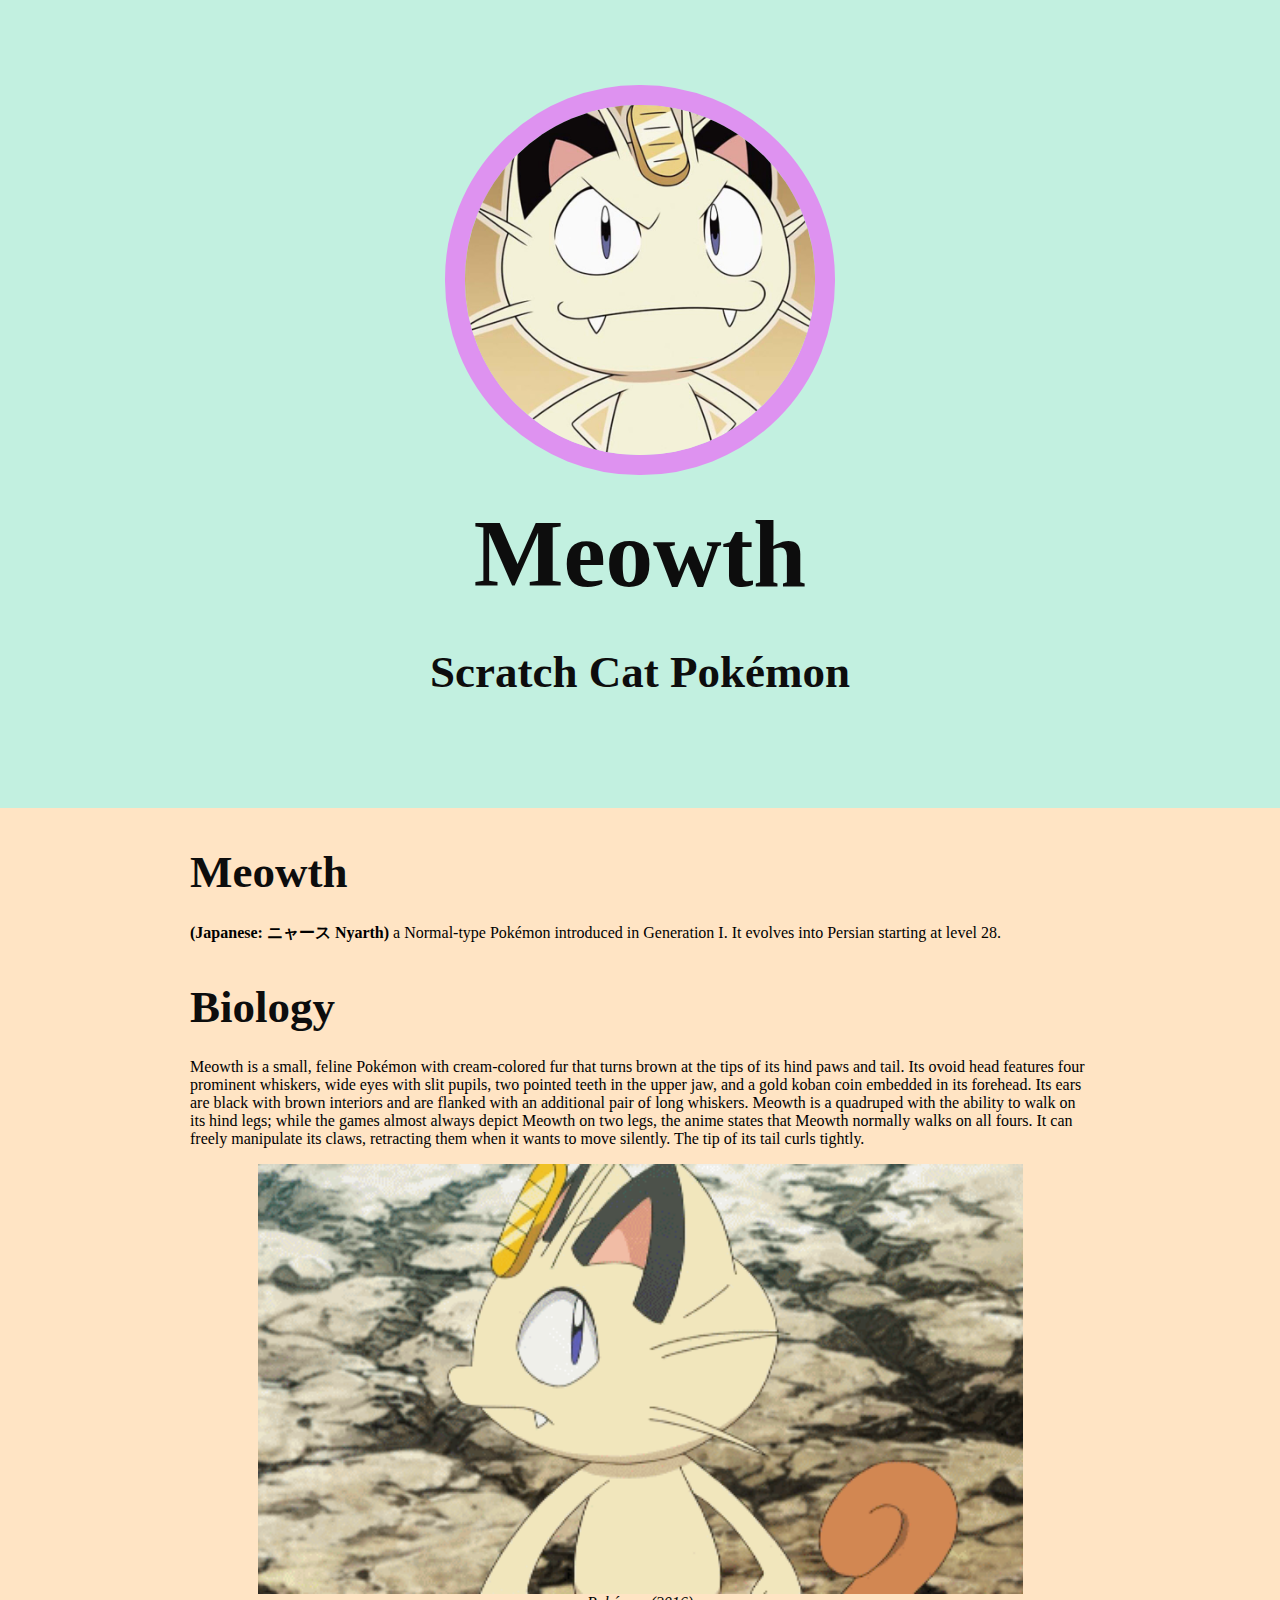
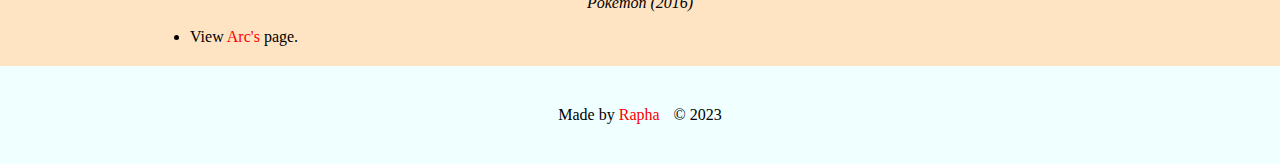
<file: index.html>
<!DOCTYPE html>
<html>
<head>
<title>Scratch-It-Meowth</title>
<link rel="stylesheet" type="text/css" href="hero.css">
</head>
<body>
<div class="wrapper">
<header>
<img src="retratosanime-132.jpg">
<h1>Meowth</h1>
<h2>
Scratch Cat Pokémon</h2>
</header>
<div class="content">
<h2>Meowth</h2> 
<p><b>(Japanese: ニャース Nyarth)</b> a Normal-type Pokémon introduced in Generation I.
It evolves into Persian starting at level 28.</p>
<h2>Biology</h2>
<p>Meowth is a small, feline Pokémon with cream-colored fur that turns brown at the tips of its hind paws and tail. 
Its ovoid head features four prominent whiskers, wide eyes with slit pupils, two pointed teeth in the upper jaw, 
and a gold koban coin embedded in its forehead. Its ears are black with brown interiors and are flanked with an additional 
pair of long whiskers. Meowth is a quadruped with the ability to walk on its hind legs; while the games almost always depict Meowth on two legs, 
the anime states that Meowth normally walks on all fours. It can freely manipulate its claws, retracting them when it wants to move silently. 
The tip of its tail curls tightly.</p>
<img class="big-image" src="what-did-ya-just-say-ab.gif">

<p class="img-des"><i>Pokémon (2016)</i></p>
<li>View <a href="https://arcyboy.github.io/WS02-MID1/?fbclid=IwAR3juRIIPRA91Bk6WUFCkvINAI8iV9tgrWG3S3BPoJ9laT2Aiu3LOw2ELlE" 
    target="_blank">Arc's</a> page.
</li>
</div>
<footer>
<ul>
<li>Made by <a href="https://www.facebook.com/nicanor.rapha" target="_blank"
3tle="View Rapha's FB page">Rapha</a></li>
<li>&copy; 2023</li>
</ul>
</footer>
</div>
</file>
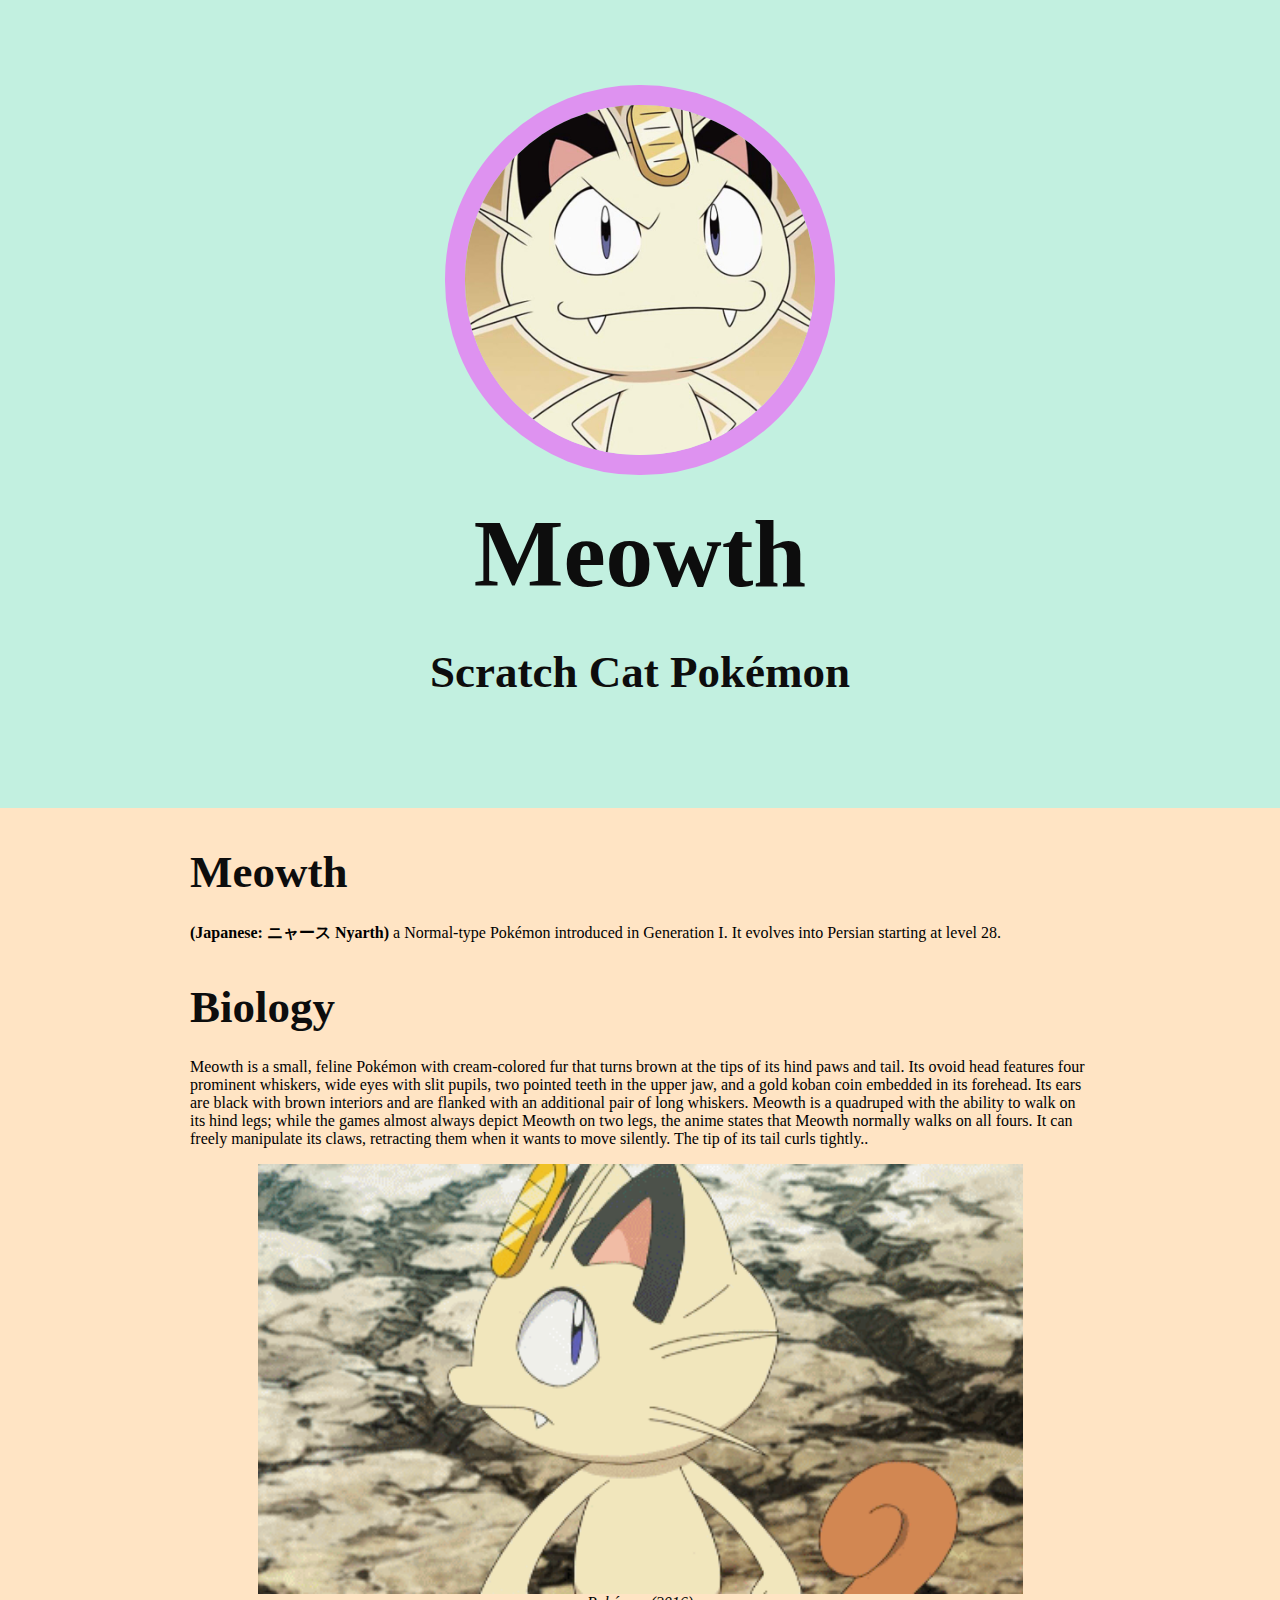
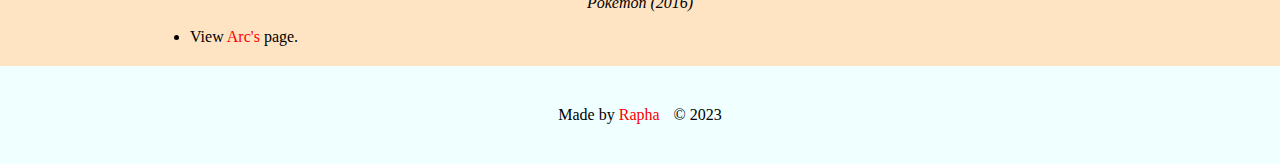
<file: nyaaaaaaaaaaaaaaaaaaaaaaaaaaarth.html>
<!DOCTYPE html>
<html>
<head>
<title>Scratch-It-Meowth</title>
<link rel="stylesheet" type="text/css" href="hero.css">
</head>
<body>
<div class="wrapper">
<header>
<img src="retratosanime-132.jpg">
<h1>Meowth</h1>
<h2>
Scratch Cat Pokémon</h2>
</header>
<div class="content">
<h2>Meowth</h2> 
<p><b>(Japanese: ニャース Nyarth)</b> a Normal-type Pokémon introduced in Generation I.
It evolves into Persian starting at level 28.</p>
<h2>Biology</h2>
<p>Meowth is a small, feline Pokémon with cream-colored fur that turns brown at the tips of its hind paws and tail. 
Its ovoid head features four prominent whiskers, wide eyes with slit pupils, two pointed teeth in the upper jaw, 
and a gold koban coin embedded in its forehead. Its ears are black with brown interiors and are flanked with an additional 
pair of long whiskers. Meowth is a quadruped with the ability to walk on its hind legs; while the games almost always depict Meowth on two legs, 
the anime states that Meowth normally walks on all fours. It can freely manipulate its claws, retracting them when it wants to move silently. 
The tip of its tail curls tightly..</p>
<img class="big-image" src="what-did-ya-just-say-ab.gif">

<p class="img-des"><i>Pokémon (2016)</i></p>
<li>View <a href="https://arcyboy.github.io/WS02-MID1/?fbclid=IwAR3juRIIPRA91Bk6WUFCkvINAI8iV9tgrWG3S3BPoJ9laT2Aiu3LOw2ELlE" 
    target="_blank">Arc's</a> page.
</li>
</div>
<footer>
<ul>
<li>Made by <a href="https://www.facebook.com/nicanor.rapha" target="_blank"
3tle="View Rapha's FB page">Rapha</a></li>
<li>&copy; 2023</li>
</ul>
</footer>
</div>
</file>
<file: hero.css>
html, body{
    font-family: Helvetica black;
    margin: 0;
    background-color: bisque;
    }
    header{
    background-color: #C2F0E0;
    padding: 85px;
    text-align: center;
    }
    h1{
    margin-top: 20px;    
    margin-bottom: 25px;        
    font-size: 95px;
    color: #0D0D0D;
    }
    h2{
    margin-bottom: 25px;
    font-size: 45px;
    word-spacing: 0;
    color: #0D0D0D;
    }
    header img{
    border-radius: 194px;
    width: 350px;
    border: 20px solid #DE92F0;
    }
    .content{
    max-width: 900px;
    margin: 0 auto;
    padding: 0 20px;
    }
    img.big-image{
    display: block;
    margin-left:auto;
    margin-right:auto;
    width: 85%;
    }
    p.img-des{
    text-align: center;
    }
    p.red{
    font-size: 16px;
    color: lightgrey;FEB561
    font-style: italic;
    }
    ul{
    list-style: none;
    padding: 0;
    margin: 0;
    }
    a{
    color: red;
    text-decoration: none;
    }
    footer{
    margin-top: 20px;
    padding: 40px 20px;
    background-color:azure;
    }
    footer ul{
    text-align: center;
    }
    footer ul li{
    display: inline-block;
    margin: 0 5px;
    }
    p{
    margin-top: auto;
    }
</file>
